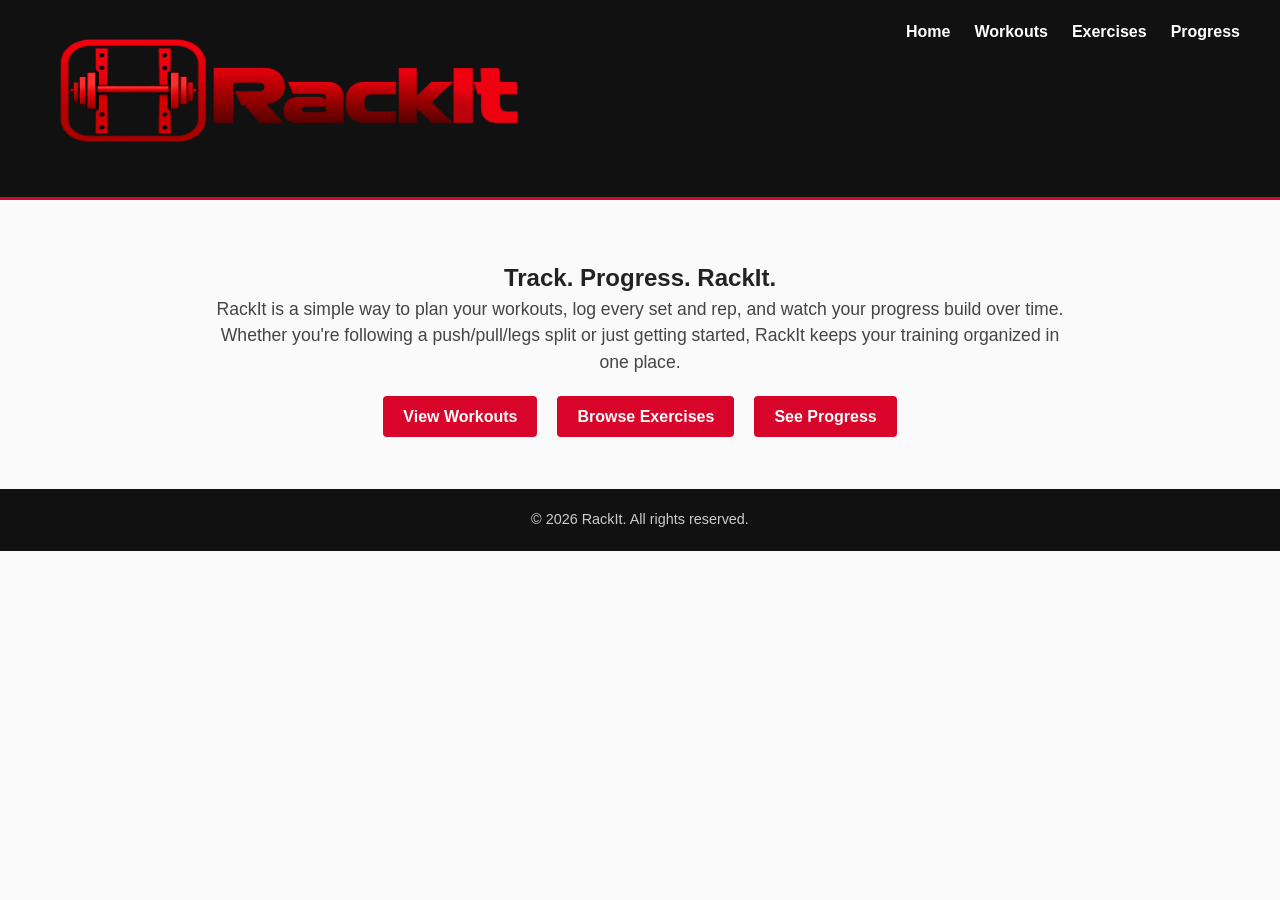
<file: index.html>
<!DOCTYPE html>
<html lang="en">
    <head>
        <meta charset="utf-8">
        <title>RackIt | Home</title>
        <link rel="stylesheet" href="css/styles.css">
    </head>
    <body> 
        <header>
            <img src="images/Rackit_logo.png" alt="RackIt logo" width="500" height="150">
            <nav>
                <ul>
                    <li><a href="index.html">Home</a></li>
                    <li><a href="workouts.html">Workouts</a></li>
                    <li><a href="exercises.html">Exercises</a></li>
                    <li><a href="progress.html">Progress</a></li>
                </ul>    
            </nav>            
        </header> 
        <main>
    <section>
        <h1>Track. Progress. RackIt.</h1>
        <p>RackIt is a simple way to plan your workouts, log every set and rep, and watch your progress build over time. Whether you're following a push/pull/legs split or just getting started, RackIt keeps your training organized in one place.</p>
        <nav>
            <ul>
                <li><a href="workouts.html">View Workouts</a></li>
                <li><a href="exercises.html">Browse Exercises</a></li>
                <li><a href="progress.html">See Progress</a></li>
            </ul>
        </nav>
    </section>
</main>
        <footer>
            <p>&copy; 2026 RackIt. All rights reserved.</p>
        </footer>               
    </body>
</html>
</file>
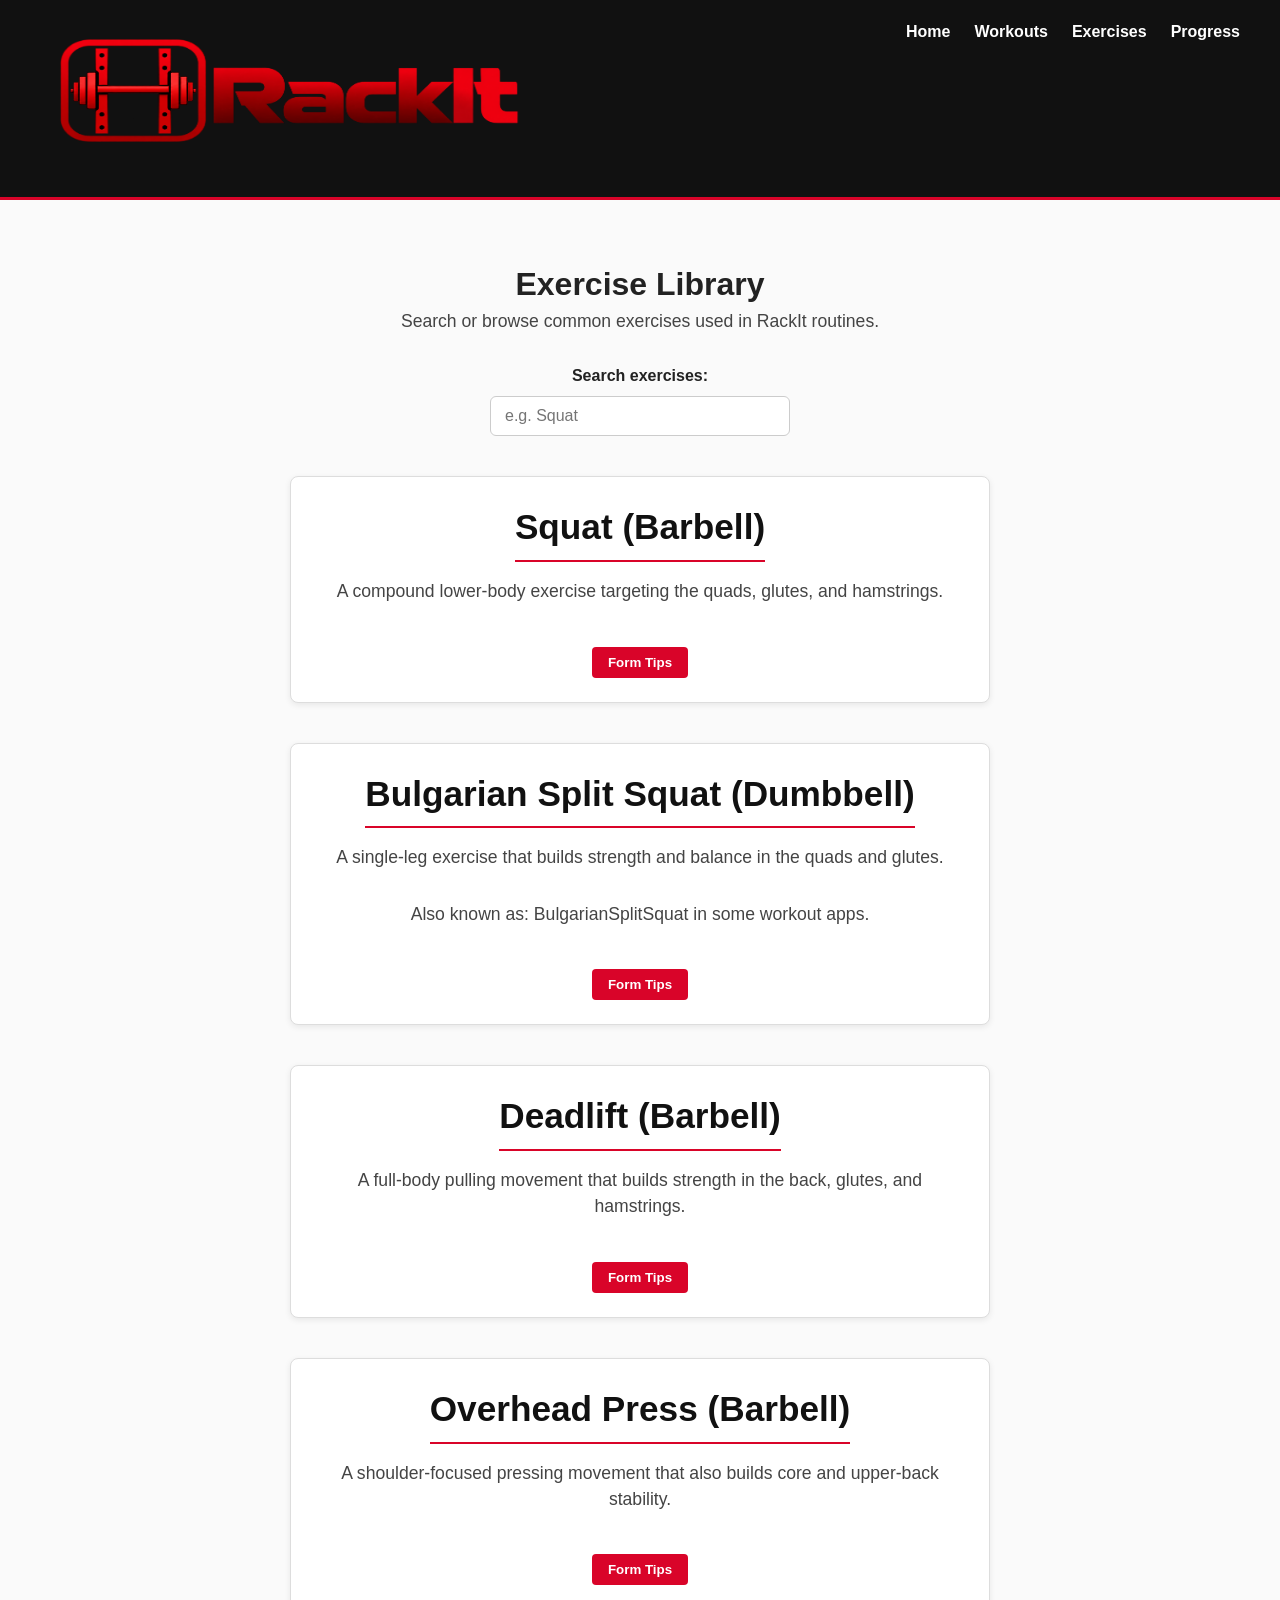
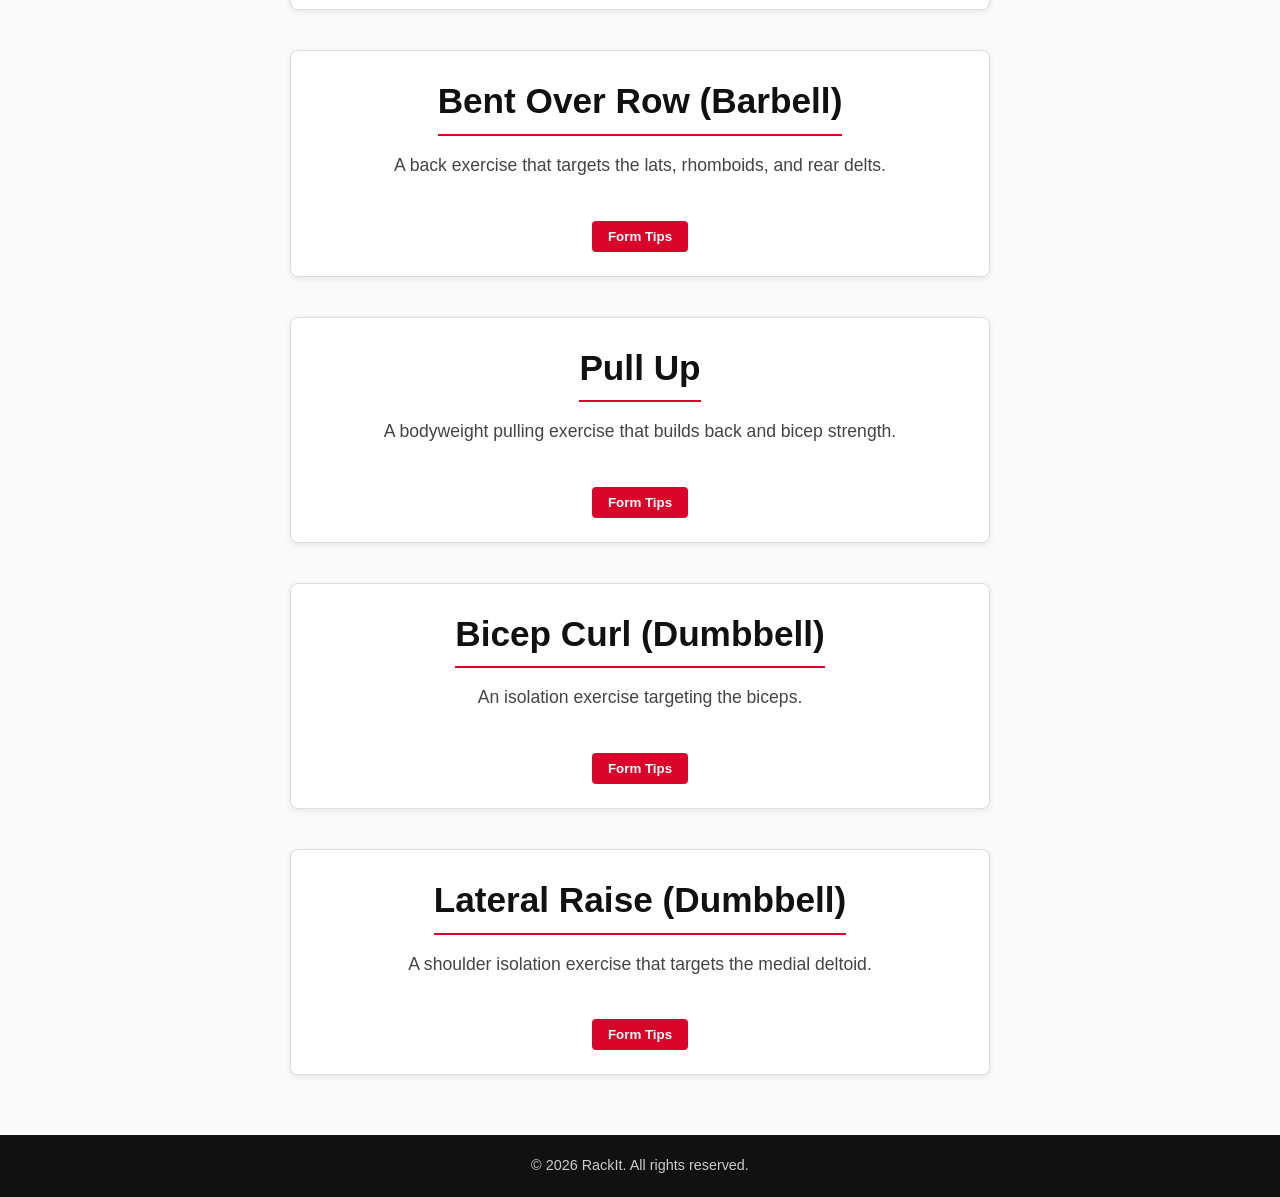
<file: exercises.html>
<!DOCTYPE html>
<html lang="en">
    <head>
        <meta charset="utf-8">
        <title>RackIt | Exercises</title>
        <link rel="stylesheet" href="css/styles.css">
    </head>
    <body>
        <header>
            <img src="images/Rackit_logo.png" alt="RackIt logo" width="500" height="150">
            <nav>
                <ul>
                    <li><a href="index.html">Home</a></li>
                    <li><a href="workouts.html">Workouts</a></li>
                    <li><a href="exercises.html">Exercises</a></li>
                    <li><a href="progress.html">Progress</a></li>
                </ul>    
            </nav>            
        </header> 
        <main>
            <h1>Exercise Library</h1>
            <p>Search or browse common exercises used in RackIt routines.</p>

            <!--
                inputmode: a global attribute (not covered in lecture) that tells
                mobile browsers which on-screen keyboard type to show for this input.
                Used here on the search field since users are typing exercise names (text).
                MDN: https://developer.mozilla.org/en-US/docs/Web/HTML/Global_attributes/inputmode
            -->
            <!--
                datalist: an element (not covered in lecture) that provides a list of
                pre-defined autocomplete options for an associated <input>. Linked here
                via the input's "list" attribute to the datalist's id.
                MDN: https://developer.mozilla.org/en-US/docs/Web/HTML/Element/datalist
            -->
            <label for="exercise-search">Search exercises:</label>
            <input type="text" id="exercise-search" name="exercise-search" list="exercise-options" inputmode="text" placeholder="e.g. Squat">
            <datalist id="exercise-options">
                <option value="Squat (Barbell)">
                <option value="Bench Press (Barbell)">
                <option value="Deadlift (Barbell)">
                <option value="Overhead Press (Barbell)">
                <option value="Bent Over Row (Barbell)">
                <option value="Bulgarian Split Squat (Dumbbell)">
                <option value="Pull Up">
                <option value="Bicep Curl (Dumbbell)">
                <option value="Lateral Raise (Dumbbell)">
            </datalist>

            <article>
                <h2>Squat (Barbell)</h2>
                <p>A compound lower-body exercise targeting the quads, glutes, and hamstrings.</p>

                <!--
                    popover: a global attribute (not covered in lecture) that lets a
                    button toggle a floating panel on/off natively, with no JavaScript.
                    The button's "popovertarget" must match the popover element's id.
                    Used here to show extra form cues for the Squat without cluttering the page.
                    MDN: https://developer.mozilla.org/en-US/docs/Web/HTML/Global_attributes/popover
                -->
                <button popovertarget="squat-info">Form Tips</button>
                <div id="squat-info" popover>
                    <p>Keep your chest up, knees tracking over your toes, and drive through your heels.</p>
                </div>
            </article>

            <article>
                <h2>Bulgarian Split Squat (Dumbbell)</h2>
                <p>A single-leg exercise that builds strength and balance in the quads and glutes.</p>

                <!--
                    wbr: an element (not covered in lecture) that marks a spot where the
                    browser MAY break a long word/string if needed, without inserting a
                    visible hyphen. Used here inside this long exercise name so it wraps
                    cleanly on narrow screens instead of overflowing.
                    MDN: https://developer.mozilla.org/en-US/docs/Web/HTML/Element/wbr
                -->
                <p>Also known as: Bulgarian<wbr>Split<wbr>Squat in some workout apps.</p>
                <button popovertarget="bss-info">Form Tips</button>
                <div id="bss-info" popover>
                    <p>Keep most of your weight on your front leg and your torso upright throughout the movement.</p>
                </div>
            </article>

            <article>
                <h2>Deadlift (Barbell)</h2>
                <p>A full-body pulling movement that builds strength in the back, glutes, and hamstrings.</p>
                <button popovertarget="deadlift-info">Form Tips</button>
                <div id="deadlift-info" popover>
                    <p>Keep the bar close to your shins, brace your core, and drive through your heels as you stand up.</p>
                </div>
            </article>

            <article>
                <h2>Overhead Press (Barbell)</h2>
                <p>A shoulder-focused pressing movement that also builds core and upper-back stability.</p>
                <button popovertarget="ohp-info">Form Tips</button>
                <div id="ohp-info" popover>
                    <p>Brace your core, keep your ribs down, and press straight overhead without arching your lower back.</p>
                </div>
            </article>

            <article>
                <h2>Bent Over Row (Barbell)</h2>
                <p>A back exercise that targets the lats, rhomboids, and rear delts.</p>
                <button popovertarget="row-info">Form Tips</button>
                <div id="row-info" popover>
                    <p>Hinge at the hips, keep your back flat, and pull the bar toward your lower ribs.</p>
                </div>
            </article>

            <article>
                <h2>Pull Up</h2>
                <p>A bodyweight pulling exercise that builds back and bicep strength.</p>
                <button popovertarget="pullup-info">Form Tips</button>
                <div id="pullup-info" popover>
                    <p>Start from a full hang and pull until your chin clears the bar, avoiding excessive swinging.</p>
                </div>
            </article>

            <article>
                <h2>Bicep Curl (Dumbbell)</h2>
                <p>An isolation exercise targeting the biceps.</p>
                <button popovertarget="curl-info">Form Tips</button>
                <div id="curl-info" popover>
                    <p>Keep your elbows pinned to your sides and avoid swinging the weight up with momentum.</p>
                </div>
            </article>

            <article>
                <h2>Lateral Raise (Dumbbell)</h2>
                <p>A shoulder isolation exercise that targets the medial deltoid.</p>
                <button popovertarget="lateral-info">Form Tips</button>
                <div id="lateral-info" popover>
                    <p>Raise the dumbbells to shoulder height with a slight bend in the elbows, leading with your elbows.</p>
                </div>
            </article>
        </main>
        <footer>
            <p>&copy; 2026 RackIt. All rights reserved.</p>
        </footer>               
    </body>
</html>
</file>
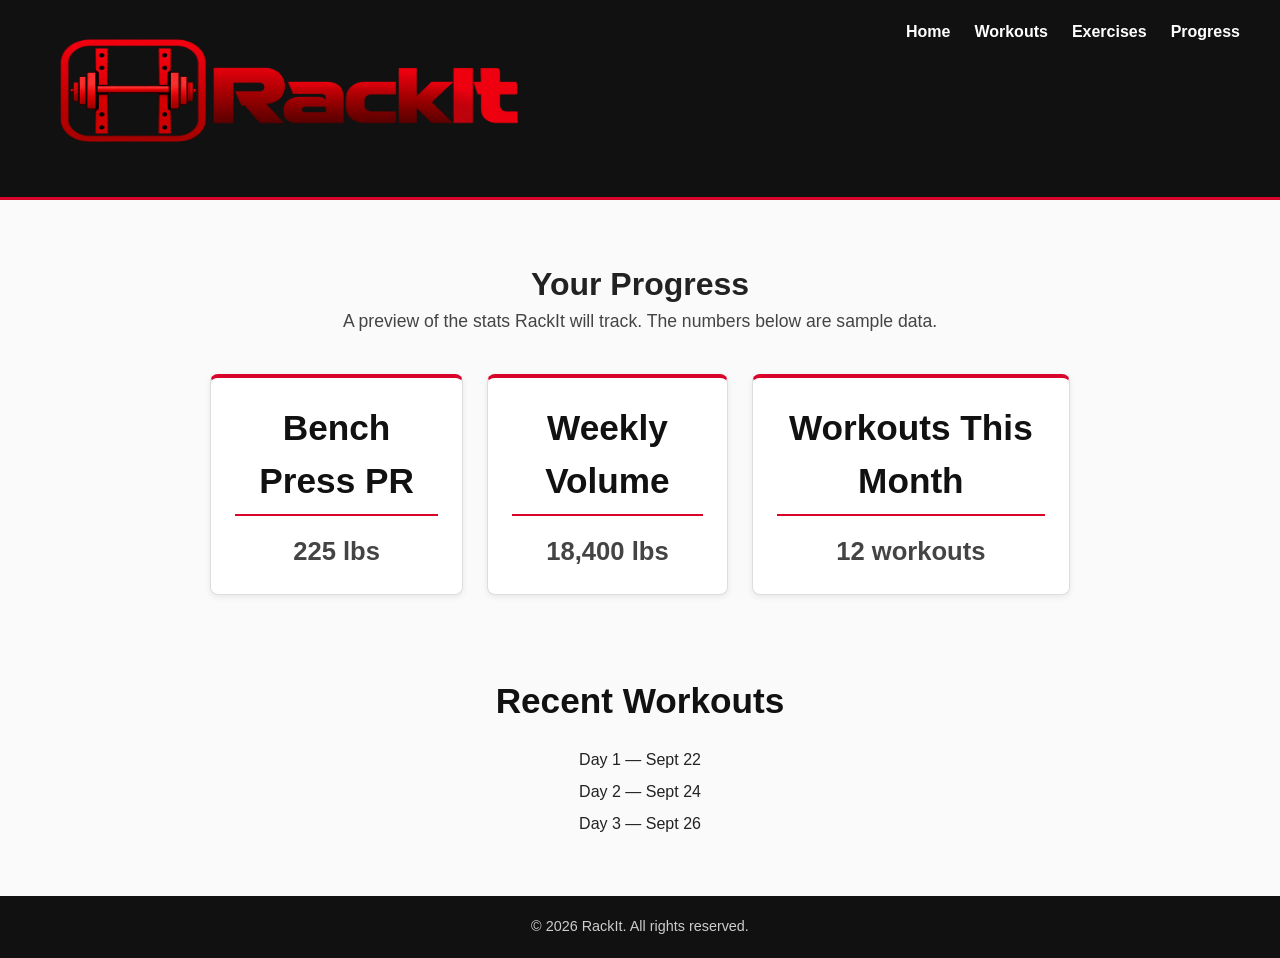
<file: progress.html>
<!DOCTYPE html>
<html lang="en">
    <head>
        <meta charset="utf-8">
        <title>RackIt | Progress</title>
        <link rel="stylesheet" href="css/styles.css">
    </head>
    <body>
        <header>
            <img src="images/Rackit_logo.png" alt="RackIt logo" width="500" height="150">
            <nav>
                <ul>
                    <li><a href="index.html">Home</a></li>
                    <li><a href="workouts.html">Workouts</a></li>
                    <li><a href="exercises.html">Exercises</a></li>
                    <li><a href="progress.html">Progress</a></li>
                </ul>    
            </nav>            
        </header> 
        <main>
            <h1>Your Progress</h1>
            <p>A preview of the stats RackIt will track. The numbers below are sample data.</p>

            <!--
                data: an element (not covered in lecture) that links human-readable
                content to a machine-readable value using its "value" attribute.
                Used below to wrap each sample stat (weight, volume, workouts) so the
                displayed text can have a clean numeric value behind it.
                MDN: https://developer.mozilla.org/en-US/docs/Web/HTML/Element/data
            -->
            <!--
                tabindex: a global attribute (not covered in lecture) that controls
                whether an element can receive keyboard focus. tabindex="0" adds each
                stat card to the natural Tab order, so keyboard users can move through
                the cards even though they are not links or buttons.
                MDN: https://developer.mozilla.org/en-US/docs/Web/HTML/Global_attributes/tabindex
            -->
            <section class="stats">
                <article tabindex="0">
                    <h2>Bench Press PR</h2>
                    <p><data value="225">225 lbs</data></p>
                </article>

                <article tabindex="0">
                    <h2>Weekly Volume</h2>
                    <p><data value="18400">18,400 lbs</data></p>
                </article>

                <article tabindex="0">
                    <h2>Workouts This Month</h2>
                    <p><data value="12">12 workouts</data></p>
                </article>
            </section>

            <section>
                <h2>Recent Workouts</h2>
                <ul class="history">
                    <li>Day 1 — Sept 22</li>
                    <li>Day 2 — Sept 24</li>
                    <li>Day 3 — Sept 26</li>
                </ul>
            </section>
        </main>
        <footer>
            <p>&copy; 2026 RackIt. All rights reserved.</p>
        </footer>               
    </body>
</html>
</file>
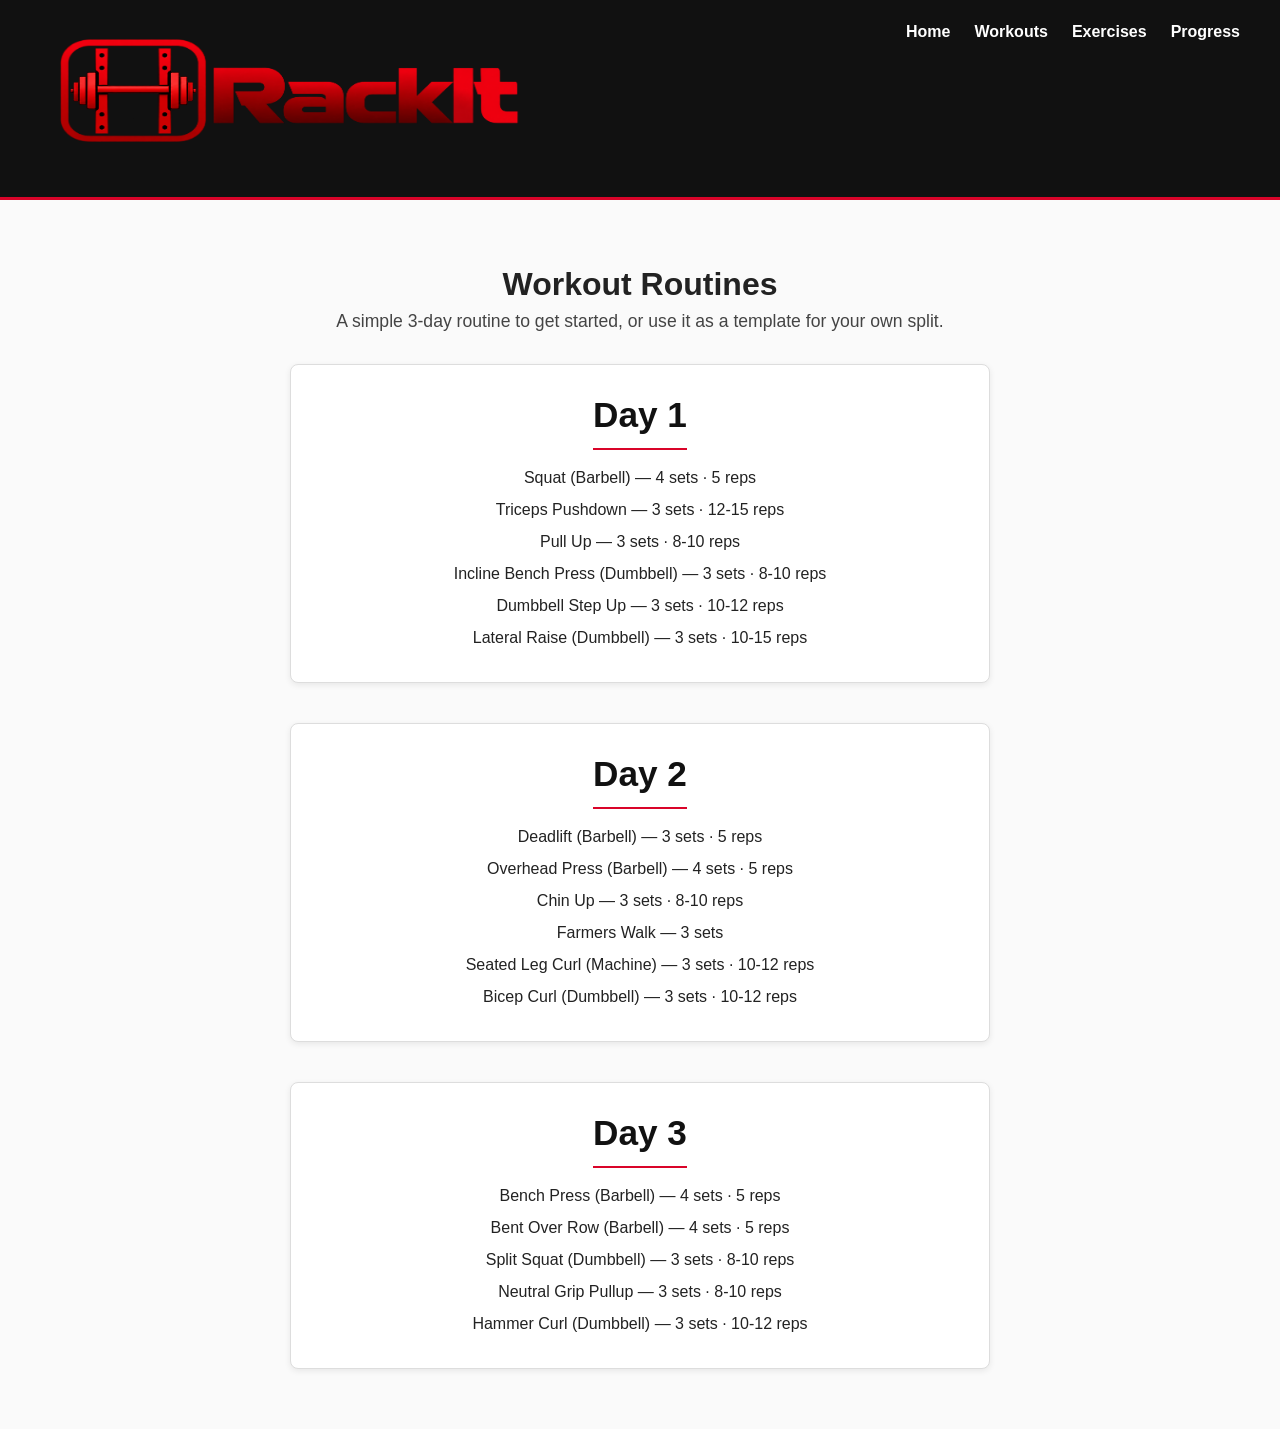
<file: workouts.html>
<!DOCTYPE html>
<html lang="en">
    <head>
        <meta charset="utf-8">
        <title>RackIt | Workouts</title>
        <link rel="stylesheet" href="css/styles.css">
    </head>
    <body>
        <header>
            <img src="images/Rackit_logo.png" alt="RackIt logo" width="500" height="150">
            <nav>
                <ul>
                    <li><a href="index.html">Home</a></li>
                    <li><a href="workouts.html">Workouts</a></li>
                    <li><a href="exercises.html">Exercises</a></li>
                    <li><a href="progress.html">Progress</a></li>
                </ul>    
            </nav>            
        </header> 
        <main>
    <h1>Workout Routines</h1>
    <p>A simple 3-day routine to get started, or use it as a template for your own split.</p>

    <div class="routine-grid">
        <article>
            <h2>Day 1</h2>
            <ul>
                <li>Squat (Barbell) — 4 sets · 5 reps</li>
                <li>Triceps Pushdown — 3 sets · 12-15 reps</li>
                <li>Pull Up — 3 sets · 8-10 reps</li>
                <li>Incline Bench Press (Dumbbell) — 3 sets · 8-10 reps</li>
                <li>Dumbbell Step Up — 3 sets · 10-12 reps</li>
                <li>Lateral Raise (Dumbbell) — 3 sets · 10-15 reps</li>
            </ul>
        </article>

        <article>
            <h2>Day 2</h2>
            <ul>
                <li>Deadlift (Barbell) — 3 sets · 5 reps</li>
                <li>Overhead Press (Barbell) — 4 sets · 5 reps</li>
                <li>Chin Up — 3 sets · 8-10 reps</li>
                <li>Farmers Walk — 3 sets</li>
                <li>Seated Leg Curl (Machine) — 3 sets · 10-12 reps</li>
                <li>Bicep Curl (Dumbbell) — 3 sets · 10-12 reps</li>
            </ul>
        </article>

        <article>
            <h2>Day 3</h2>
            <ul>
                <li>Bench Press (Barbell) — 4 sets · 5 reps</li>
                <li>Bent Over Row (Barbell) — 4 sets · 5 reps</li>
                <li>Split Squat (Dumbbell) — 3 sets · 8-10 reps</li>
                <li>Neutral Grip Pullup — 3 sets · 8-10 reps</li>
                <li>Hammer Curl (Dumbbell) — 3 sets · 10-12 reps</li>
            </ul>
        </article>
    </div>
</main>
</file>
<file: css/styles.css>
/* Reset & base setup */
* {
    margin: 0;
    padding: 0;
    box-sizing: border-box;
}

body {
    font-family: Arial, sans-serif;
    color: #222;
    background-color: #fafafa;
    line-height: 1.5;
}

/* Header & nav */
header {
    background-color: #111;
    color: #fff;
    padding: 20px 40px;
    border-bottom: 3px solid #d90429;
}

header h1 {
    display: inline-block;
    font-size: 1.8rem;
    letter-spacing: 1px;
    color: #d90429;
}

header nav {
    display: inline-block;
    float: right;
}

header nav ul {
    list-style: none;
    display: flex;
    gap: 24px;
}

header nav a {
    color: #fff;
    text-decoration: none;
    font-weight: bold;
}

header nav a:hover {
    color: #d90429;
}

/* Main / hero section */
main {
    max-width: 900px;
    margin: 60px auto;
    padding: 0 20px;
    text-align: center;
}

main h2 {
    font-size: 2.2rem;
    margin-bottom: 20px;
    color: #111;
}

main p {
    font-size: 1.1rem;
    color: #444;
    margin-bottom: 30px;
}

main nav ul {
    list-style: none;
    display: flex;
    justify-content: center;
    gap: 20px;
}

main nav a {
    background-color: #d90429;
    color: #fff;
    text-decoration: none;
    padding: 12px 20px;
    border-radius: 4px;
    font-weight: bold;
}

main nav a:hover {
    background-color: #111;
}

/* Footer */
footer {
    background-color: #111;
    color: #ccc;
    text-align: center;
    padding: 20px;
    margin-top: 60px;
    font-size: 0.9rem;
}
/* Workouts page */
main article {
    margin-bottom: 60px;
    background-color: #fff;
    border: 1px solid #ddd;
    border-radius: 8px;
    padding: 24px;
    box-shadow: 0 2px 6px rgba(0,0,0,0.08);
}

main article h2 {
    border-bottom: 2px solid #d90429;
    display: inline-block;
    padding-bottom: 6px;
    margin-bottom: 16px;
}

main article ul {
    list-style: none;
    text-align: center;
}

main article li {
    margin-bottom: 8px;
}
/* Exercises page */
main label {
    display: block;
    margin-bottom: 8px;
    font-weight: bold;
    text-align: center;
}

main input[type="text"] {
    display: block;
    margin: 0 auto 40px auto;
    padding: 10px 14px;
    font-size: 1rem;
    border: 1px solid #ccc;
    border-radius: 6px;
    width: 300px;
}

main article {
    max-width: 700px;
    margin: 0 auto 40px auto;
    background-color: #fff;
    border: 1px solid #ddd;
    border-radius: 8px;
    padding: 24px;
    box-shadow: 0 2px 6px rgba(0,0,0,0.08);
    text-align: center;
}

main article h2 {
    border-bottom: 2px solid #d90429;
    display: inline-block;
    padding-bottom: 6px;
    margin-bottom: 16px;
}

main article button {
    margin-top: 12px;
    padding: 8px 16px;
    background-color: #d90429;
    color: #fff;
    border: none;
    border-radius: 4px;
    font-weight: bold;
    cursor: pointer;
}

main article button:hover {
    background-color: #111;
}

main article [popover] {
    border: 1px solid #ddd;
    border-radius: 8px;
    padding: 16px;
    max-width: 400px;
}
/* Progress page */
.stats {
    display: flex;
    justify-content: center;
    gap: 24px;
    margin: 40px 0;
}

.stats article {
    background-color: #fff;
    border: 1px solid #ddd;
    border-top: 4px solid #d90429;
    border-radius: 8px;
    padding: 24px;
    min-width: 200px;
    box-shadow: 0 2px 6px rgba(0,0,0,0.08);
}

.stats article:focus {
    outline: 2px solid #d90429;
}

.stats p {
    font-size: 1.6rem;
    font-weight: bold;
    margin-bottom: 0;
}

.history {
    list-style: none;
    margin-top: 16px;
}

.history li {
    margin-bottom: 8px;
}
</file>
